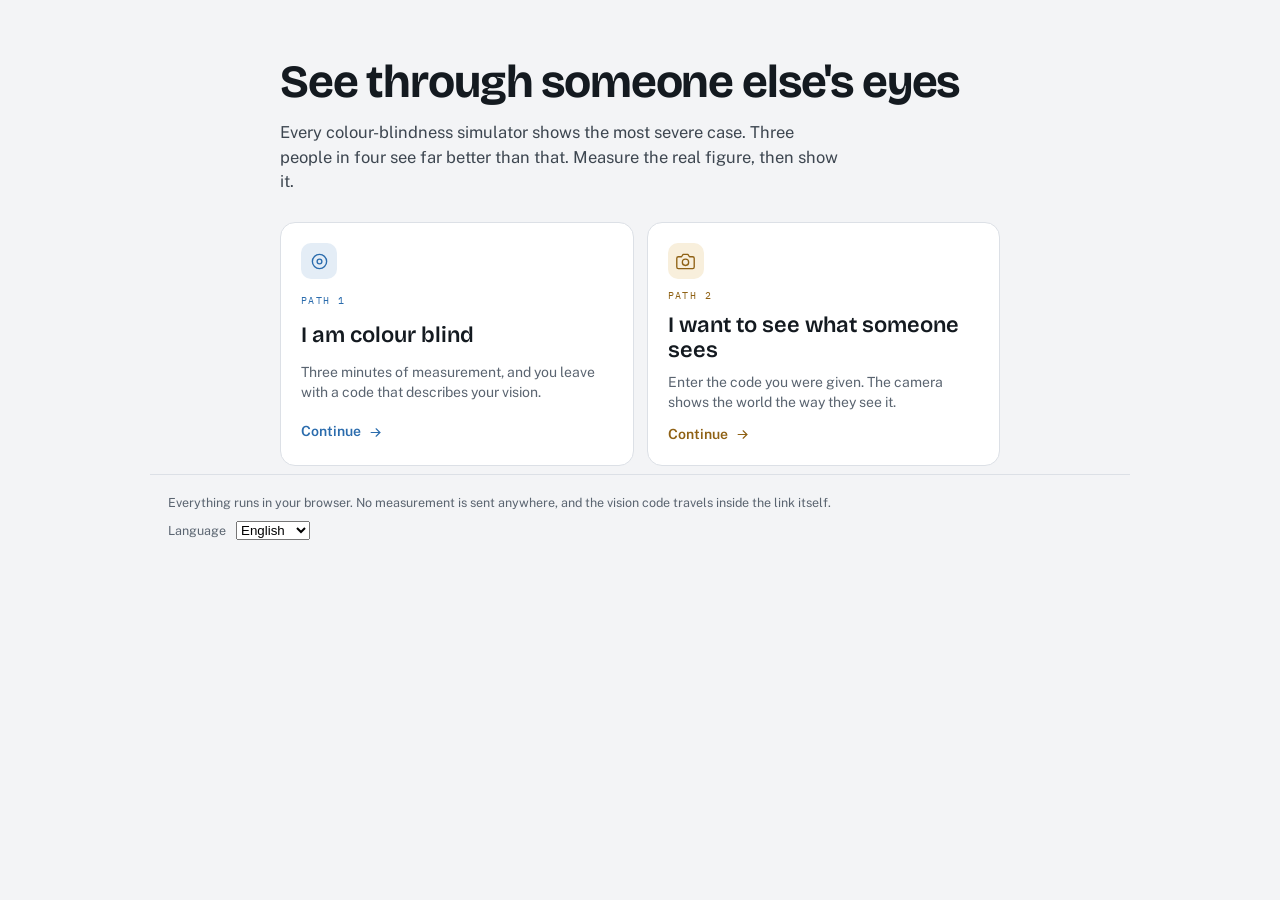
<file: index.html>
<!doctype html>
<html lang="en">
<head>
<meta charset="utf-8">
<meta name="viewport" content="width=device-width, initial-scale=1, viewport-fit=cover">
<title>Colorblind Me</title>
<link rel="preconnect" href="https://fonts.gstatic.com" crossorigin>
<link rel="stylesheet" href="https://fonts.googleapis.com/css2?family=Bricolage+Grotesque:opsz,wght@12..96,600;12..96,700&family=IBM+Plex+Mono:wght@400;500&family=Public+Sans:wght@400;500;600;700&display=swap">
<link rel="stylesheet" href="src/ui/viewer.css">
</head>
<body class="p-home">

<main class="home">
  <p class="note" id="unreviewed" data-i18n="i18n.unreviewed" hidden></p>

  <h1 class="hero" data-i18n="app.tagline"></h1>
  <p class="lead" data-i18n="app.intro"></p>

  <div class="doors">
    <a class="door" href="measure.html">
      <span class="door-ic"><svg width="19" height="19" viewBox="0 0 24 24" fill="none" stroke="currentColor" stroke-width="1.7" aria-hidden="true"><circle cx="12" cy="12" r="9"></circle><circle cx="12" cy="12" r="3"></circle></svg></span>
      <span class="door-kick" data-i18n="door.measure.kicker"></span>
      <span class="door-title" data-i18n="door.measure.title"></span>
      <span class="door-desc" data-i18n="door.measure.desc"></span>
      <span class="door-cta"><span data-i18n="door.cta"></span><svg width="15" height="15" viewBox="0 0 24 24" fill="none" stroke="currentColor" stroke-width="1.8" stroke-linecap="round" stroke-linejoin="round" aria-hidden="true"><path d="M5 12h14"></path><path d="m13 6 6 6-6 6"></path></svg></span>
    </a>
    <a class="door amber" href="view.html">
      <span class="door-ic"><svg width="19" height="19" viewBox="0 0 24 24" fill="none" stroke="currentColor" stroke-width="1.7" stroke-linecap="round" stroke-linejoin="round" aria-hidden="true"><path d="M23 19a2 2 0 0 1-2 2H3a2 2 0 0 1-2-2V8a2 2 0 0 1 2-2h4l2-3h6l2 3h4a2 2 0 0 1 2 2z"></path><circle cx="12" cy="13" r="4"></circle></svg></span>
      <span class="door-kick" data-i18n="door.view.kicker"></span>
      <span class="door-title" data-i18n="door.view.title"></span>
      <span class="door-desc" data-i18n="door.view.desc"></span>
      <span class="door-cta"><span data-i18n="door.cta"></span><svg width="15" height="15" viewBox="0 0 24 24" fill="none" stroke="currentColor" stroke-width="1.8" stroke-linecap="round" stroke-linejoin="round" aria-hidden="true"><path d="M5 12h14"></path><path d="m13 6 6 6-6 6"></path></svg></span>
    </a>
  </div>
</main>

<footer style="max-width:980px;margin:0 auto;padding:18px">
  <p style="margin:0" data-i18n="app.privacy"></p>
  <div class="langs">
    <label for="lang" data-i18n="app.language"></label>
    <select id="lang"></select>
  </div>
</footer>

<script type="module" src="src/ui/home.js"></script>
</body>
</html>
</file>
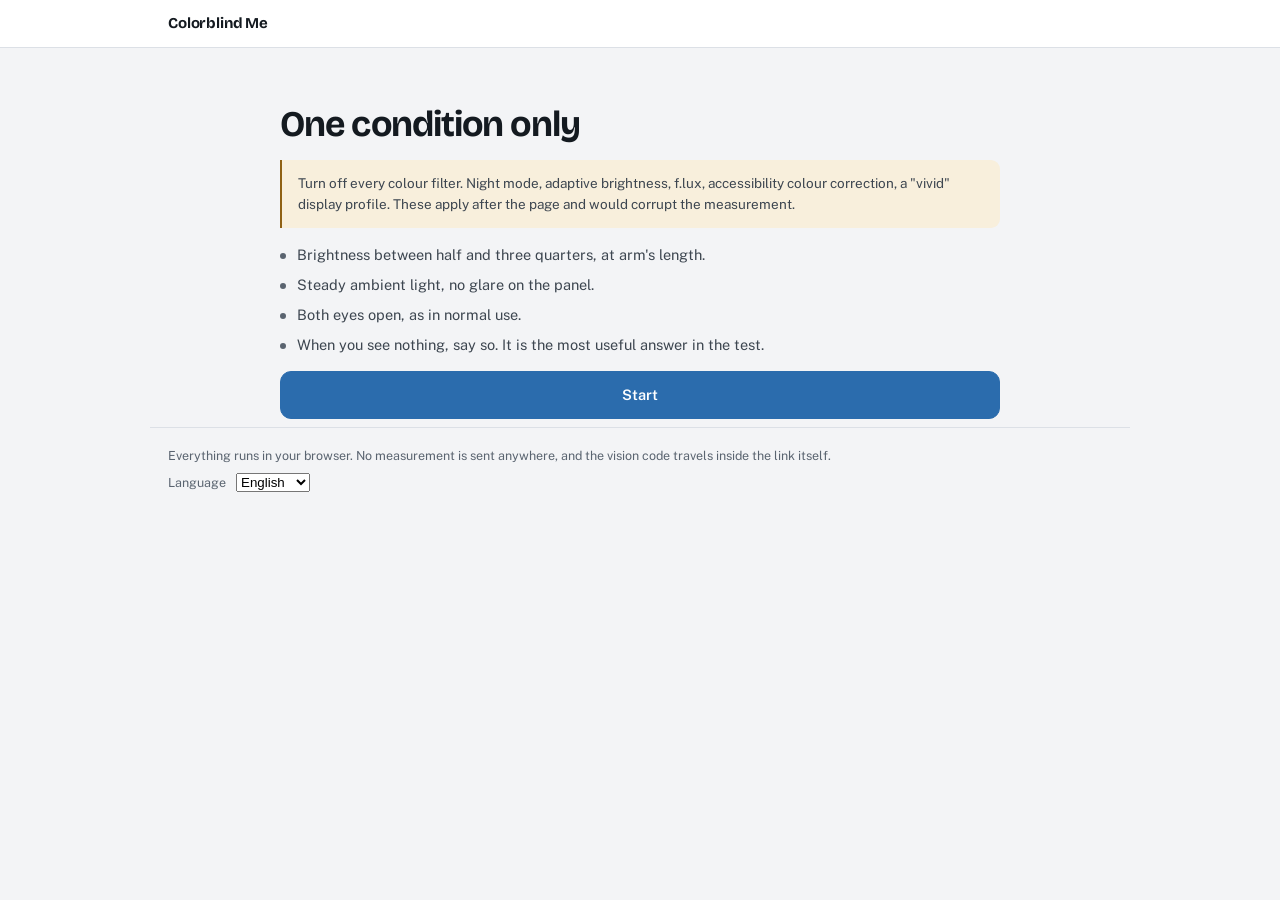
<file: measure.html>
<!doctype html>
<html lang="en">
<head>
<meta charset="utf-8">
<meta name="viewport" content="width=device-width, initial-scale=1, viewport-fit=cover">
<title>Colorblind Me</title>
<link rel="preconnect" href="https://fonts.gstatic.com" crossorigin>
<link rel="stylesheet" href="https://fonts.googleapis.com/css2?family=Bricolage+Grotesque:opsz,wght@12..96,600;12..96,700&family=IBM+Plex+Mono:wght@400;500&family=Public+Sans:wght@400;500;600;700&display=swap">
<link rel="stylesheet" href="src/ui/viewer.css">
</head>
<body class="p-measure">
<div class="bar"><div class="bar-in">
  <a class="brand" href="index.html" data-i18n="app.name" style="text-decoration:none;color:inherit"></a>
  <span class="who" id="step"></span>
</div></div>

<main class="home">
  <p class="note" id="unreviewed" data-i18n="i18n.unreviewed" hidden></p>

  <!-- 1 · conditions -->
  <section id="s-intro">
    <h1 class="hero" style="font-size:clamp(26px,6vw,36px)" data-i18n="setup.title"></h1>
    <p class="note" style="border-color:var(--amber);background:var(--amber-soft)" data-i18n="setup.filters"></p>
    <ul class="checks">
      <li data-i18n="setup.brightness"></li>
      <li data-i18n="setup.ambient"></li>
      <li data-i18n="setup.botheyes"></li>
      <li data-i18n="setup.honesty"></li>
    </ul>
    <div class="row"><button class="btn" id="go-lum" type="button" data-i18n="setup.start"></button></div>
  </section>

  <!-- 2 · teaching the lightness judgement -->
  <section id="s-learn" hidden>
    <h1 class="hero" style="font-size:clamp(24px,5.5vw,32px)" data-i18n="lum.learn_title"></h1>
    <p class="lead" style="font-size:15px" data-i18n="lum.learn_lead"></p>
    <div class="demo">
      <figure><div class="duo"><div style="background:#FF0000"></div><div style="background:#A4A4A4"></div></div>
        <figcaption data-i18n="lum.as_seen"></figcaption></figure>
      <div class="demo-arrow" aria-hidden="true">&rarr;</div>
      <figure><div class="duo"><div style="background:#7F7F7F"></div><div style="background:#A4A4A4"></div></div>
        <figcaption data-i18n="lum.in_bw"></figcaption></figure>
    </div>
    <p class="note" style="border-color:var(--amber);background:var(--amber-soft)" data-i18n="lum.learn_point"></p>
    <p class="lead" style="font-size:14.5px" data-i18n="lum.squint"></p>
    <div class="demo"><div class="duo blurred"><div style="background:#FF0000"></div><div style="background:#A4A4A4"></div></div></div>
    <div class="row"><button class="btn" id="go-lum2" type="button" data-i18n="lum.understood"></button></div>
  </section>

  <!-- 3 · the lightness match -->
  <div class="stage" id="s-lum" hidden>
    <div class="ask" data-i18n="lum.ask"></div>
    <div class="pair2" id="lumpair">
      <button class="swatch2" data-i="0" type="button"></button>
      <button class="swatch2" data-i="1" type="button"></button>
    </div>
    <button class="same" id="lumsame" type="button" data-i18n="lum.same"></button>
    <div class="howto" data-i18n="lum.howto"></div>
    <div class="bar2"><i id="lumprog"></i></div>
  </div>

  <!-- 4 · severity -->
  <div class="stage" id="s-sev" hidden>
    <div class="ask" data-i18n="trial.prompt"></div>
    <div class="arena">
      <svg class="ring" viewBox="0 0 100 100" aria-hidden="true">
        <circle cx="50" cy="50" r="43.1" fill="none" stroke="#1A1A1A" stroke-opacity=".34" stroke-width=".8" stroke-dasharray="2 2.6"></circle>
      </svg>
      <div class="grid4" id="grid">
        <button class="patch" data-i="0" type="button"></button>
        <button class="patch" data-i="1" type="button"></button>
        <button class="patch" data-i="2" type="button"></button>
        <button class="patch" data-i="3" type="button"></button>
      </div>
      <button class="dunno" id="dunno" type="button" data-i18n="trial.dunno"></button>
    </div>
    <div class="zones" id="zones">
      <span class="zone" data-z="hint"><i></i><span data-i18n="trial.inner"></span></span>
      <span class="zone" data-z="sure"><i></i><span data-i18n="trial.outer"></span></span>
    </div>
    <div class="bar2"><i id="sevprog"></i></div>
  </div>

  <!-- 5 · result -->
  <section id="s-out" hidden>
    <h1 class="hero" style="font-size:clamp(24px,5.5vw,32px)" data-i18n="result.title"></h1>
    <dl class="verdict" id="verdict"></dl>
    <p class="note" id="outnote"></p>
    <div class="field" style="margin-top:14px">
      <span class="lab" data-i18n="result.code"></span>
      <pre id="code"></pre>
      <p class="small" data-i18n="result.code_hint"></p>
    </div>
    <div class="row">
      <a class="btn" id="show" href="view.html" data-i18n="result.show"></a>
      <button class="btn ghost" id="again" type="button" data-i18n="result.again"></button>
    </div>
  </section>
</main>

<footer style="max-width:980px;margin:0 auto;padding:18px">
  <p style="margin:0" data-i18n="app.privacy"></p>
  <div class="langs"><label for="lang" data-i18n="app.language"></label><select id="lang"></select></div>
</footer>

<script type="module" src="src/ui/measure.js"></script>
</body>
</html>
</file>
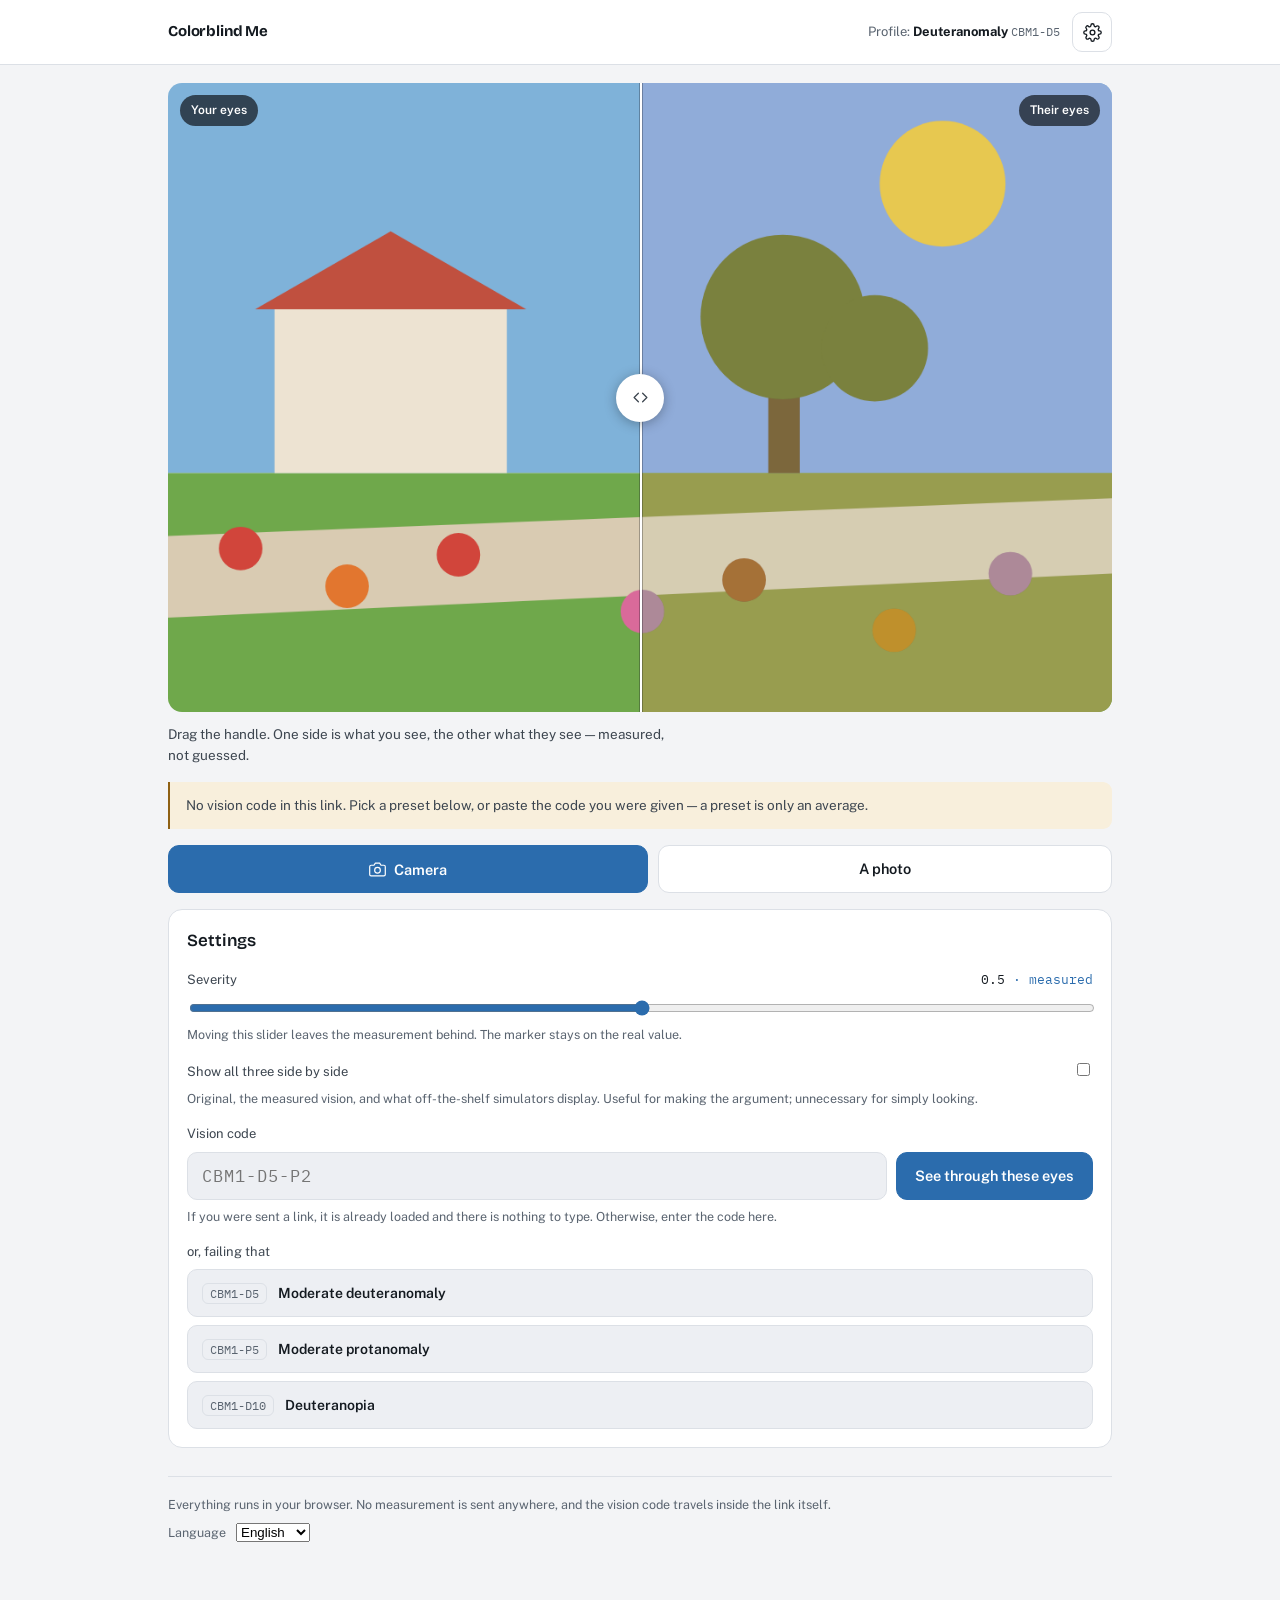
<file: view.html>
<!doctype html>
<html lang="en">
<head>
<meta charset="utf-8">
<meta name="viewport" content="width=device-width, initial-scale=1, viewport-fit=cover">
<title>Colorblind Me</title>
<link rel="preconnect" href="https://fonts.gstatic.com" crossorigin>
<link rel="stylesheet" href="https://fonts.googleapis.com/css2?family=Bricolage+Grotesque:opsz,wght@12..96,600;12..96,700&family=IBM+Plex+Mono:wght@400;500&family=Public+Sans:wght@400;500;600;700&display=swap">
<link rel="stylesheet" href="src/ui/viewer.css">
</head>
<body class="p-view">

<div class="bar">
  <div class="bar-in">
    <span class="brand" data-i18n="app.name"></span>
    <span class="who" id="who"></span>
    <button class="iconbtn" id="gear" data-i18n-attr="aria-label:view.settings" type="button"><svg width="19" height="19" viewBox="0 0 24 24" fill="none" stroke="currentColor" stroke-width="1.7" stroke-linecap="round" stroke-linejoin="round"><circle cx="12" cy="12" r="3"></circle><path d="M19.4 15a1.65 1.65 0 0 0 .33 1.82l.06.06a2 2 0 1 1-2.83 2.83l-.06-.06a1.65 1.65 0 0 0-1.82-.33 1.65 1.65 0 0 0-1 1.51V21a2 2 0 1 1-4 0v-.09A1.65 1.65 0 0 0 9 19.4a1.65 1.65 0 0 0-1.82.33l-.06.06a2 2 0 1 1-2.83-2.83l.06-.06A1.65 1.65 0 0 0 4.6 15a1.65 1.65 0 0 0-1.51-1H3a2 2 0 1 1 0-4h.09A1.65 1.65 0 0 0 4.6 9a1.65 1.65 0 0 0-.33-1.82l-.06-.06a2 2 0 1 1 2.83-2.83l.06.06A1.65 1.65 0 0 0 9 4.6a1.65 1.65 0 0 0 1-1.51V3a2 2 0 1 1 4 0v.09a1.65 1.65 0 0 0 1 1.51 1.65 1.65 0 0 0 1.82-.33l.06-.06a2 2 0 1 1 2.83 2.83l-.06.06A1.65 1.65 0 0 0 19.4 9a1.65 1.65 0 0 0 1.51 1H21a2 2 0 1 1 0 4h-.09a1.65 1.65 0 0 0-1.51 1z"></path></svg></button>
  </div>
</div>

<svg width="0" height="0" style="position:absolute" aria-hidden="true">
  <!-- linearRGB is not optional: the Machado matrices are defined in linear
       light, and the CSS default of sRGB would blow out the reds. -->
  <filter id="cvd" color-interpolation-filters="linearRGB">
    <feColorMatrix id="cvdmat" type="matrix" values="1 0 0 0 0  0 1 0 0 0  0 0 1 0 0  0 0 0 1 0"/>
  </filter>
</svg>

<main>
  <p class="note" id="unreviewed" data-i18n="i18n.unreviewed" hidden></p>

  <div class="stagewrap">
    <div class="stage" tabindex="0" role="group" data-i18n-attr="aria-label:view.drag">
      <canvas id="base"></canvas>
      <video id="camL" class="camlayer" playsinline muted hidden></video>
      <div class="top">
        <canvas id="sim"></canvas>
        <video id="camR" class="camlayer" playsinline muted hidden></video>
      </div>
      <div class="divider"></div>
      <div class="grip"><svg width="17" height="17" viewBox="0 0 24 24" fill="none" stroke="currentColor" stroke-width="1.8" stroke-linecap="round" stroke-linejoin="round"><path d="m9 6-6 6 6 6"></path><path d="m15 6 6 6-6 6"></path></svg></div>
      <span class="tag l"></span>
      <span class="tag r"></span>
    </div>
    <p class="hint" data-i18n="view.drag"></p>
  </div>

  <p class="note info" id="note" hidden></p>

  <div class="row">
    <button class="btn" id="camera" type="button"><svg width="17" height="17" viewBox="0 0 24 24" fill="none" stroke="currentColor" stroke-width="1.7" stroke-linecap="round" stroke-linejoin="round"><path d="M23 19a2 2 0 0 1-2 2H3a2 2 0 0 1-2-2V8a2 2 0 0 1 2-2h4l2-3h6l2 3h4a2 2 0 0 1 2 2z"></path><circle cx="12" cy="13" r="4"></circle></svg><span data-i18n="view.camera"></span></button>
    <label class="btn ghost filepick"><span data-i18n="view.photo"></span>
      <input type="file" id="photo" accept="image/*"></label>
  </div>

  <div class="sheet" id="sheet" hidden>
    <h2 data-i18n="view.settings"></h2>

    <div class="field">
      <div class="lab"><label for="sev" data-i18n="view.severity"></label>
        <span class="val" id="sevval"></span></div>
      <input type="range" id="sev" min="0" max="10" step="1" value="5">
      <p class="small" data-i18n="view.severity_hint"></p>
    </div>

    <div class="field">
      <label class="lab" for="tri"><span data-i18n="view.triptych"></span>
        <input type="checkbox" id="tri"></label>
      <p class="small" data-i18n="view.triptych_hint"></p>
    </div>

    <div class="field">
      <label class="lab" for="code" data-i18n="load.label"></label>
      <div class="codein">
        <input type="text" id="code" placeholder="CBM1-D5-P2" autocomplete="off" spellcheck="false">
        <button class="btn" id="apply" type="button" data-i18n="load.go" style="flex-grow:0"></button>
      </div>
      <p class="small" data-i18n="load.intro"></p>
    </div>

    <div class="field">
      <span class="lab" data-i18n="load.or"></span>
      <div class="presets"></div>
    </div>
  </div>

  <div class="tri" hidden>
    <figure><canvas></canvas><figcaption><b data-i18n="view.typical"></b><span data-i18n="view.typical_desc"></span></figcaption></figure>
    <figure class="hero"><canvas></canvas><figcaption><b id="capmid"></b><span data-i18n="view.measured_desc"></span></figcaption></figure>
    <figure><canvas></canvas><figcaption><b data-i18n="view.standard"></b><span data-i18n="view.standard_desc"></span></figcaption></figure>
  </div>

  <footer>
    <p style="margin:0" data-i18n="app.privacy"></p>
    <div class="langs">
      <label for="lang" data-i18n="app.language"></label>
      <select id="lang"></select>
    </div>
  </footer>
</main>

<script type="module" src="src/ui/viewer.js"></script>
</body>
</html>
</file>
<file: src/ui/viewer.css>
/* Viewer — path 2. Mobile first: the demo that matters happens on a phone,
   held by someone who was handed a link. */
:root{
  --ground:#F3F4F6; --panel:#FFFFFF; --panel-2:#EDEFF3;
  --line:#DCE0E6; --line-soft:#E7EAEF;
  --ink:#141A20; --ink-2:#3D4650; --muted:#5A6470;
  --blue:#2B6CAD; --blue-soft:#E4EDF6; --amber:#8F6114; --amber-soft:#F8EFDC;
  --sans:"Public Sans",ui-sans-serif,system-ui,sans-serif;
  --disp:"Bricolage Grotesque","Public Sans",ui-sans-serif,system-ui,sans-serif;
  --mono:"IBM Plex Mono",ui-monospace,Menlo,monospace;
}
@media (prefers-color-scheme:dark){:root:not([data-theme="light"]){
  --ground:#0F1318; --panel:#171C23; --panel-2:#1E242C;
  --line:#2A313B; --line-soft:#222831;
  --ink:#E7EBF0; --ink-2:#B6BFC9; --muted:#8B94A0;
  --blue:#6BAAE0; --blue-soft:#1B2836; --amber:#D6A84A; --amber-soft:#2A2213;
}}
:root[data-theme="dark"]{
  --ground:#0F1318; --panel:#171C23; --panel-2:#1E242C;
  --line:#2A313B; --line-soft:#222831;
  --ink:#E7EBF0; --ink-2:#B6BFC9; --muted:#8B94A0;
  --blue:#6BAAE0; --blue-soft:#1B2836; --amber:#D6A84A; --amber-soft:#2A2213;
}
*{box-sizing:border-box}
html,body{margin:0;height:100%}
body{background:var(--ground);color:var(--ink);font-family:var(--sans);font-size:15px;line-height:1.55;-webkit-font-smoothing:antialiased}
[hidden]{display:none!important}
img{max-width:100%}

/* The page draws under the status bar because of viewport-fit=cover, so a
   bar pinned to the top must carry the inset in its OWN padding and stick at
   0. Sticking AT the inset instead — which is what this did — leaves the
   bar's content under the status bar and the whole page shifted up beneath
   it. The background extends under the status bar; the content clears it. */
.bar{position:sticky;top:0;z-index:20;background:var(--panel);
  border-bottom:1px solid var(--line);padding-top:env(safe-area-inset-top,0px)}
.bar-in{max-width:980px;margin:0 auto;padding:12px 18px;display:flex;align-items:center;gap:12px}
.brand{font-family:var(--disp);font-weight:700;font-size:15px;letter-spacing:-.01em;margin-right:auto}
.who{font-size:13px;color:var(--muted)}
.who b{color:var(--ink)}
.who code{font-family:var(--mono);font-size:12px;color:var(--muted)}
.iconbtn{width:40px;height:40px;min-height:40px;display:grid;place-items:center;border:1px solid var(--line);background:var(--panel);border-radius:10px;cursor:pointer;color:var(--ink)}
.iconbtn:hover{background:var(--panel-2)}

main{max-width:980px;margin:0 auto;padding-inline:18px;padding-block:0 64px}

/* --- the wipe: one image, one divider, the whole argument --- */
.stagewrap{margin-top:18px}
.stage{position:relative;border-radius:14px;overflow:hidden;background:var(--panel-2);touch-action:none;cursor:ew-resize;user-select:none}
.stage canvas,.stage .camlayer{display:block;width:100%;height:auto}
.stage .camlayer{object-fit:cover}
#camR{filter:url(#cvd)}
.stage .top{position:absolute;inset:0}
.divider{position:absolute;top:0;bottom:0;width:2px;background:#fff;box-shadow:0 0 0 1px rgba(20,26,32,.3);pointer-events:none}
.grip{position:absolute;top:50%;width:48px;height:48px;border-radius:50%;background:#fff;box-shadow:0 2px 12px rgba(20,26,32,.34);display:grid;place-items:center;transform:translate(-50%,-50%);pointer-events:none;color:#3D4650}
.tag{position:absolute;top:12px;padding:6px 11px;border-radius:16px;background:rgba(20,26,32,.72);color:#fff;font-size:12px;font-weight:600;white-space:nowrap;pointer-events:none}
.tag.l{left:12px} .tag.r{right:12px}
.hint{font-size:13.5px;color:var(--ink-2);margin:12px 0 0;max-width:62ch}

.row{display:flex;gap:10px;flex-wrap:wrap;margin-top:16px}
.btn{font-family:var(--sans);font-size:14.5px;font-weight:600;min-height:48px;padding:0 18px;border-radius:11px;border:1px solid var(--blue);background:var(--blue);color:#fff;cursor:pointer;display:inline-flex;align-items:center;justify-content:center;gap:8px;flex-grow:1}
.btn.ghost{background:var(--panel);color:var(--ink);border-color:var(--line)}
.btn.ghost:hover{background:var(--panel-2)}
.btn:focus-visible,.iconbtn:focus-visible,input:focus-visible,select:focus-visible{outline:2px solid var(--blue);outline-offset:2px}
.filepick{position:relative;overflow:hidden}
.filepick input{position:absolute;inset:0;opacity:0;cursor:pointer}

.note{border-left:2px solid var(--amber);background:var(--amber-soft);padding:13px 16px;border-radius:0 9px 9px 0;font-size:13.5px;color:var(--ink-2);margin-top:16px}
.note b{color:var(--ink)}
.note.info{border-color:var(--blue);background:var(--blue-soft)}

/* --- settings, deliberately behind a button --- */
.sheet{border:1px solid var(--line);background:var(--panel);border-radius:14px;padding:18px;margin-top:16px;display:grid;gap:16px}
.sheet h2{font-family:var(--disp);font-size:17px;font-weight:600;margin:0}
.field{display:grid;gap:7px}
.field .lab{display:flex;justify-content:space-between;align-items:baseline;font-size:13px;color:var(--ink-2)}
.field .val{font-family:var(--mono);font-size:13px;color:var(--ink)}
.field .val em{font-style:normal;color:var(--blue)}
input[type=range]{width:100%;accent-color:var(--blue)}
.small{font-size:12.5px;color:var(--muted);margin:0}
.codein{display:flex;gap:9px;flex-wrap:wrap}
.codein input{flex-grow:1;min-width:150px;font-family:var(--mono);font-size:17px;letter-spacing:.06em;padding:12px 14px;border:1px solid var(--line);border-radius:10px;background:var(--panel-2);color:var(--ink)}
.presets{display:grid;gap:8px}
.preset{display:flex;align-items:center;gap:11px;text-align:left;padding:12px 14px;border:1px solid var(--line);background:var(--panel-2);border-radius:10px;cursor:pointer;font-family:inherit;color:var(--ink);min-height:48px}
.preset:hover{border-color:var(--blue)}
.preset code{font-family:var(--mono);font-size:12px;color:var(--muted);border:1px solid var(--line);border-radius:6px;padding:2px 7px}
.preset span{font-size:14px;font-weight:600}

/* --- triptych, for the argument rather than the demo --- */
.tri{display:grid;grid-template-columns:repeat(3,1fr);gap:12px;margin-top:16px}
.tri figure{margin:0;display:grid;gap:8px}
.tri canvas{width:100%;height:auto;border:1px solid var(--line);border-radius:10px;display:block}
.tri .hero canvas{border-color:var(--blue);border-width:2px}
.tri figcaption{font-size:12.5px;color:var(--muted);line-height:1.4}
.tri figcaption b{display:block;font-family:var(--mono);font-size:10px;letter-spacing:.1em;text-transform:uppercase;color:var(--ink-2);margin-bottom:3px}
.tri .hero figcaption b{color:var(--blue)}
@media (max-width:640px){.tri{grid-template-columns:1fr}}

footer{margin-top:28px;padding-top:18px;border-top:1px solid var(--line);color:var(--muted);font-size:12.5px;display:grid;gap:8px}
footer a{color:var(--blue)}
.langs{display:flex;gap:10px}
@media (prefers-reduced-motion:reduce){*{transition:none!important}}

/* --- home, scoped --- */
.p-home .home,.p-measure .home{max-width:760px;margin:0 auto;padding:36px 20px 8px}
.p-home .hero,.p-measure .hero{font-family:var(--disp);font-weight:700;font-size:clamp(30px,7vw,46px);line-height:1.04;letter-spacing:-.025em;margin:22px 0 0;text-wrap:balance}
.p-home .lead,.p-measure .lead{font-size:16.5px;line-height:1.5;color:var(--ink-2);margin:14px 0 0;max-width:56ch}
.p-home .doors{display:grid;gap:13px;margin-top:28px}
@media (min-width:760px){.doors{grid-template-columns:1fr 1fr}}
.p-home .door{display:grid;gap:9px;padding:20px;background:var(--panel);border:1px solid var(--line);border-radius:15px;color:var(--ink);text-decoration:none}
.p-home .door:hover{border-color:var(--blue)}
.p-home .door.amber:hover{border-color:var(--amber)}
.p-home .door-ic{width:36px;height:36px;border-radius:10px;background:var(--blue-soft);color:var(--blue);display:grid;place-items:center}
.p-home .door.amber .door-ic{background:var(--amber-soft);color:var(--amber)}
.p-home .door-kick{font-family:var(--mono);font-size:10px;letter-spacing:.14em;text-transform:uppercase;color:var(--blue)}
.p-home .door.amber .door-kick{color:var(--amber)}
.p-home .door-title{font-family:var(--disp);font-size:22px;font-weight:600;line-height:1.15}
.p-home .door-desc{font-size:14px;color:var(--muted);line-height:1.45}
.p-home .door-cta{display:flex;align-items:center;gap:7px;font-size:14px;font-weight:600;color:var(--blue);margin-top:2px}
.p-home .door.amber .door-cta{color:var(--amber)}

/* --- measurement, scoped: .stage/.ask/pre/.lab also exist in the viewer,
       and an unscoped redefinition silently broke its wipe alignment --- */
.p-measure .checks{list-style:none;padding:0;margin:16px 0 0;display:grid;gap:9px}
.p-measure .checks li{display:flex;gap:11px;font-size:14.5px;color:var(--ink-2);line-height:1.45}
.p-measure .checks li::before{content:"";flex:none;width:6px;height:6px;border-radius:50%;background:var(--muted);margin-top:9px}
.p-measure .demo{display:flex;gap:16px;align-items:center;justify-content:center;flex-wrap:wrap;background:var(--panel);border:1px solid var(--line);border-radius:14px;padding:18px;margin:14px 0}
.p-measure .demo figure{margin:0;display:grid;gap:8px;justify-items:center}
.p-measure .demo figcaption{font-family:var(--mono);font-size:10px;letter-spacing:.1em;text-transform:uppercase;color:var(--muted)}
.p-measure .duo{display:flex;border-radius:8px;overflow:hidden}
.p-measure .duo div{width:92px;height:92px}
.p-measure .blurred{filter:blur(7px)}
.p-measure .stage{background:#777;border-radius:14px;margin-top:18px;display:grid;justify-items:center;align-content:center;gap:16px;padding:26px 16px;min-height:min(70vh,520px)}
.p-measure .ask{font-family:var(--mono);font-size:11px;letter-spacing:.1em;text-transform:uppercase;color:#1A1A1A;opacity:.76;text-align:center}
.p-measure .pair2{display:flex;border-radius:8px;overflow:hidden;width:min(86vw,300px)}
.p-measure .swatch2{flex:1;aspect-ratio:1;border:0;padding:0;cursor:pointer}
.p-measure .same{font-family:var(--sans);font-size:14.5px;font-weight:600;padding:12px 22px;border-radius:24px;border:1px solid rgba(26,26,26,.4);background:rgba(255,255,255,.55);color:#1A1A1A;cursor:pointer;min-height:44px}
.p-measure .same:hover{background:#fff}
.p-measure .howto{max-width:310px;font-size:12.5px;line-height:1.45;color:#1A1A1A;opacity:.74;text-align:center}
.p-measure .bar2{width:min(100%,340px);height:3px;background:rgba(26,26,26,.18);border-radius:2px;overflow:hidden}
.p-measure .bar2 i{display:block;height:100%;background:#1A1A1A;opacity:.5;width:0;transition:width .2s}
.p-measure .arena{position:relative;width:min(80vw,310px);aspect-ratio:1}
.p-measure .ring{position:absolute;inset:0;width:100%;height:100%;pointer-events:none}
.p-measure .grid4{position:relative;display:grid;gap:6.25%;grid-template-columns:repeat(2,1fr);grid-template-rows:repeat(2,1fr);width:100%;height:100%}
.p-measure .patch{border:0;border-radius:4px;padding:0;cursor:pointer;width:100%;height:100%}
.p-measure .dunno{position:absolute;left:50%;top:50%;transform:translate(-50%,-50%);width:34%;aspect-ratio:1;border-radius:50%;cursor:pointer;background:#777;border:1px dashed rgba(26,26,26,.5);color:#1A1A1A;font-family:var(--sans);font-size:12px;font-weight:600;line-height:1.25;padding:0;display:grid;place-items:center;text-align:center}
.p-measure .zones{display:flex;gap:9px;flex-wrap:wrap;justify-content:center;max-width:360px}
.p-measure .zone{display:inline-flex;align-items:center;gap:7px;padding:7px 13px;border-radius:20px;border:1px solid rgba(26,26,26,.26);background:rgba(255,255,255,.46);color:#1A1A1A;font-size:13px;line-height:1.2}
.p-measure .zone.on{background:#fff;border-color:rgba(26,26,26,.75);font-weight:600}
.p-measure .zone i{width:12px;height:12px;border-radius:50%;border:1.5px solid #1A1A1A;flex:none}
.p-measure .zone[data-z="sure"] i{background:#1A1A1A}
.p-measure .verdict{display:grid;grid-template-columns:repeat(auto-fit,minmax(150px,1fr));border:1px solid var(--line);border-radius:12px;overflow:hidden;background:var(--panel);margin:16px 0 0}
.p-measure .verdict div{padding:15px 17px;border-right:1px solid var(--line-soft)}
.p-measure .verdict div:last-child{border-right:none}
.p-measure .verdict dt{font-size:9.5px;letter-spacing:.13em;text-transform:uppercase;color:var(--muted);font-weight:600;margin-bottom:5px}
.p-measure .verdict dd{margin:0;font-family:var(--disp);font-weight:600;font-size:24px;line-height:1.1}
.p-measure .verdict dd small{display:block;font-family:var(--sans);font-size:12.5px;font-weight:400;color:var(--muted);margin-top:3px;line-height:1.4}
.p-measure pre{margin:0;font-family:var(--mono);font-size:17px;letter-spacing:.06em;background:var(--panel);border:1px dashed var(--line);border-radius:10px;padding:14px;user-select:all;color:var(--ink)}
.p-measure .lab{font-family:var(--mono);font-size:10px;letter-spacing:.14em;text-transform:uppercase;color:var(--muted)}
/* --- mobile corrections, found by rendering the pages rather than reasoning --- */

/* The bar ran the brand and the step label onto one line; at 390px the French
   labels are longer than the English and the two collided. */
.brand{white-space:nowrap}
.who{min-width:0}
@media (max-width:470px){
  .bar-in{flex-wrap:wrap;row-gap:4px}
  .who{flex-basis:100%;order:3;font-size:12.5px}
  .brand{font-size:14px;margin-right:auto}
}

/* Wrapping left the arrow stranded beside the first figure, pointing at
   nothing. Below the wrap point the demo reads top to bottom instead. */
.p-measure .demo-arrow{color:var(--muted);font-size:22px;line-height:1}
@media (max-width:560px){
  .p-measure .demo{flex-direction:column;gap:10px}
  .p-measure .demo-arrow{transform:rotate(90deg)}
}

/* A reference patch whose lightness matched the #777 field vanished into it —
   and that happens precisely around the match point, so the most informative
   trials were the unreadable ones. An outline around the PAIR keeps its extent
   visible while leaving the internal edge, which is what the eye judges, clean. */
.p-measure .pair2{box-shadow:0 0 0 1px rgba(26,26,26,.55)}

/* --- safe areas on pages without a bar, and at the bottom everywhere --- */
.p-home .home{padding-top:calc(36px + env(safe-area-inset-top, 0px))}
footer{padding-bottom:calc(18px + env(safe-area-inset-bottom, 0px))}
</file>
